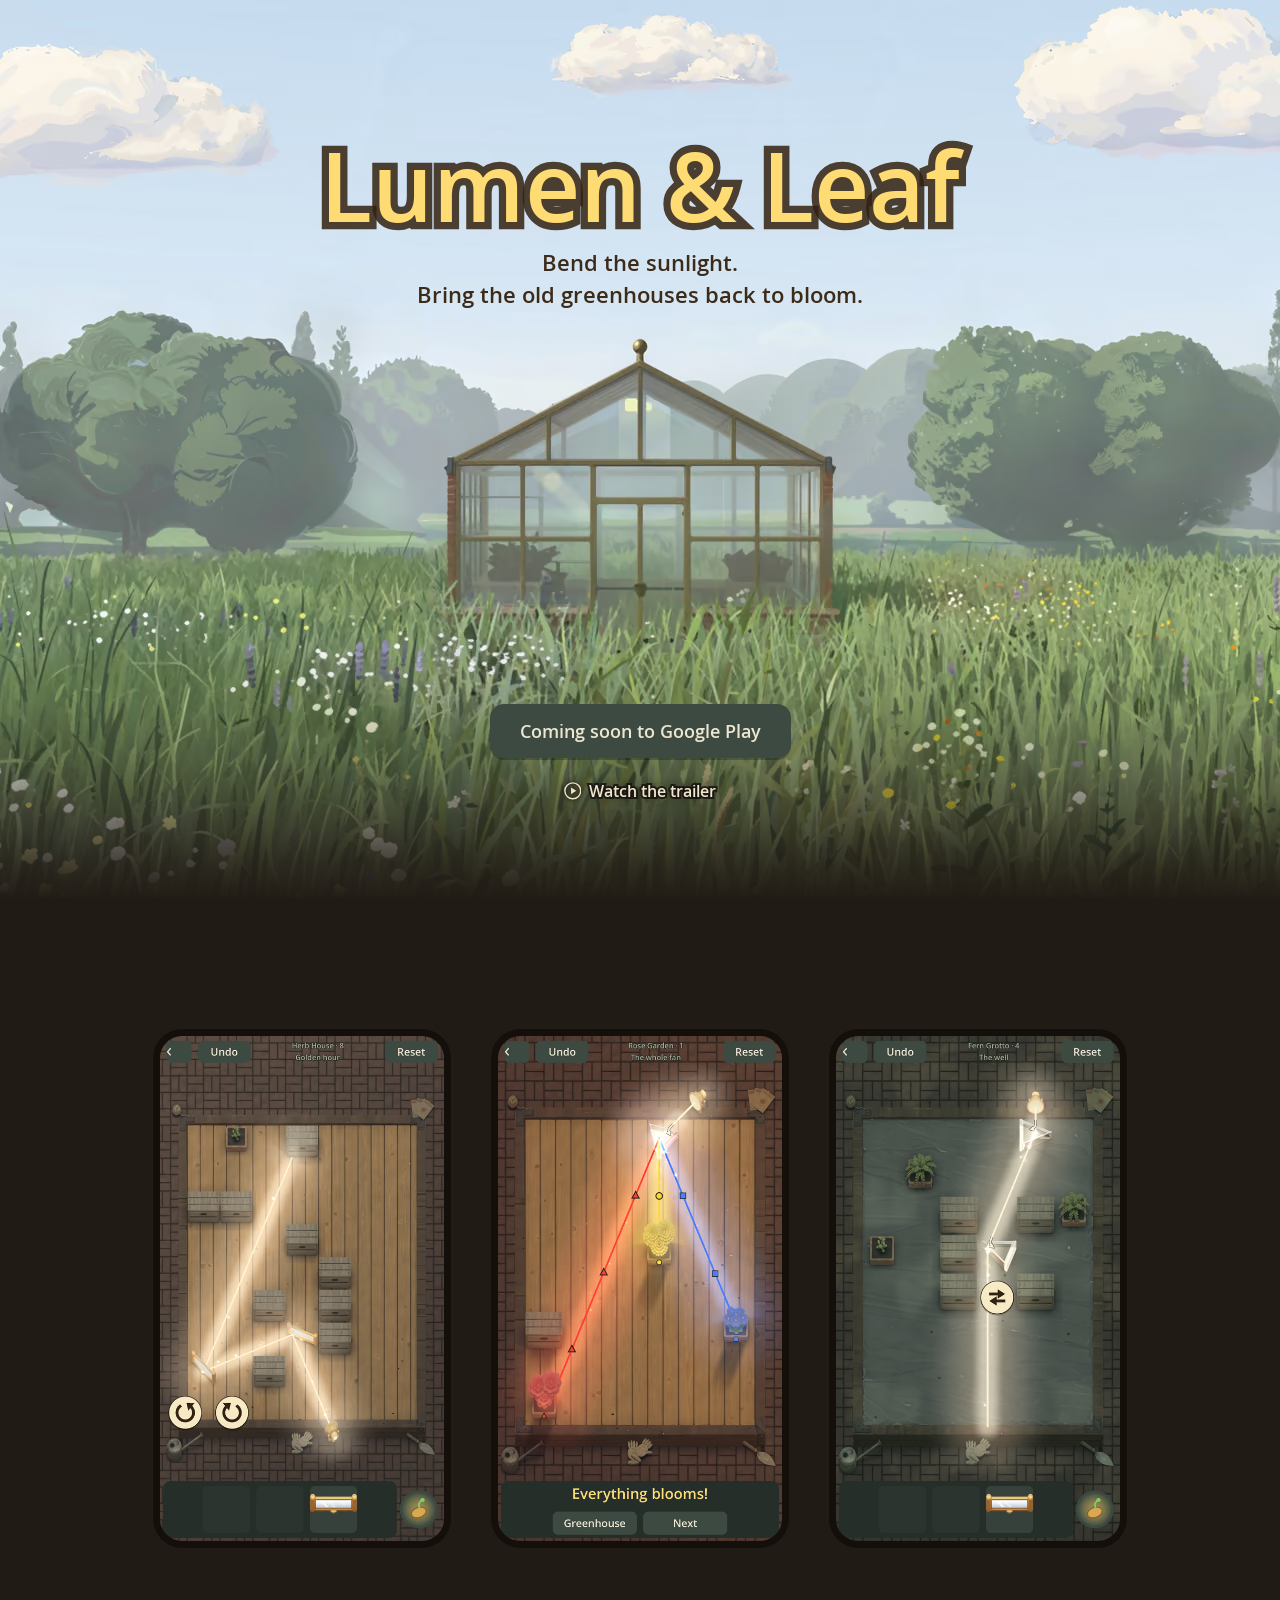
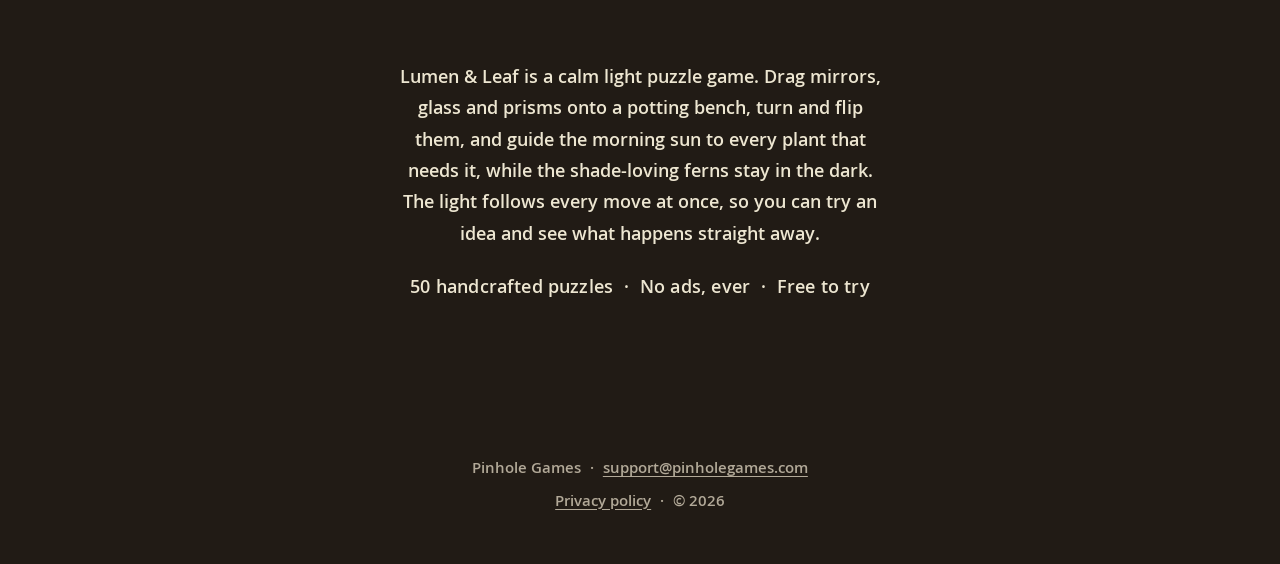
<file: index.html>
<!doctype html>
<html lang="en">
<head>
  <meta charset="utf-8">
  <meta name="viewport" content="width=device-width, initial-scale=1">
  <title>Lumen &amp; Leaf</title>
  <meta name="description" content="Lumen &amp; Leaf: bend sunlight with mirrors, glass and prisms, and bring an old estate's greenhouses back to bloom. 50 handcrafted puzzles for Android phones, free to try, no ads.">
  <link rel="canonical" href="https://pinholegames.com/">
  <link rel="icon" href="/favicon.ico" sizes="any">
  <link rel="icon" href="/assets/favicon-32.png" sizes="32x32" type="image/png">
  <link rel="apple-touch-icon" href="/assets/apple-touch-icon.png">
  <link rel="preload" href="/assets/fonts/open-sans-semibold.woff2" as="font" type="font/woff2" crossorigin>
  <meta name="theme-color" content="#211b15">
  <meta property="og:type" content="website">
  <meta property="og:site_name" content="Pinhole Games">
  <meta property="og:title" content="Lumen &amp; Leaf">
  <meta property="og:description" content="Bend sunlight with mirrors, glass and prisms, and bring an old estate's greenhouses back to bloom.">
  <meta property="og:url" content="https://pinholegames.com/">
  <meta property="og:image" content="https://pinholegames.com/assets/lumen-and-leaf/feature.jpg">
  <style>
    /* Lumen & Leaf's own look: its title painting, its lettering (Open Sans SemiBold, gold with a dark edge) and its
       colours (src/game/palette.gd). One column, the same on a phone and a desktop. */
    @font-face {
      font-family: "Open Sans";
      src: url("/assets/fonts/open-sans-semibold.woff2") format("woff2");
      font-weight: 600;
      font-display: swap;
    }
    :root {
      --ground: #211b15;  /* deep garden soil, the meadow's grass fades into it */
      --frame: #140f0b;
      --button: #3d4a42;
      --text: #ede6d1;
      --muted: #b2a998;
      --gold: #ffdb73;
      --edge: rgba(51, 33, 15, 0.85);
      --brown: #3d2b1a;
      --font: "Open Sans", system-ui, sans-serif;
    }
    * { box-sizing: border-box; }
    html { -webkit-text-size-adjust: 100%; text-size-adjust: 100%; }
    body { margin: 0; background: var(--ground); color: var(--text); font: 600 1.0625rem/1.65 var(--font); }
    img, video { display: block; max-width: 100%; }
    a { color: var(--gold); text-underline-offset: 0.2em; }
    a:focus-visible, button:focus-visible { outline: 3px solid var(--gold); outline-offset: 3px; border-radius: 6px; }

    /* The hero: the painted meadow and its greenhouse across the whole screen, the name over the sky, the button
       over the meadow, as the game's title screen lays them out. */
    .hero { position: relative; height: 100svh; min-height: 560px; overflow: hidden; display: flex;
            flex-direction: column; align-items: center; text-align: center; padding: 0 16px; }
    .hero picture, .hero .art { position: absolute; inset: 0; width: 100%; height: 100%; }
    .hero .art { object-fit: cover; object-position: 50% 22%; }
    @media (min-aspect-ratio: 1/1) { .hero .art { object-position: 50% 40%; } }
    .hero > :not(picture) { position: relative; z-index: 1; }
    /* The meadow's foot fades softly into the soil the page stands on (the ground's colour, eased so no band shows),
       on every screen. */
    .hero::after { content: ""; position: absolute; left: 0; right: 0; bottom: 0; height: 34%; pointer-events: none;
                   background: linear-gradient(to bottom, rgba(33, 27, 21, 0) 0%, rgba(33, 27, 21, 0.04) 18%,
                     rgba(33, 27, 21, 0.14) 36%, rgba(33, 27, 21, 0.32) 54%, rgba(33, 27, 21, 0.58) 72%,
                     rgba(33, 27, 21, 0.84) 88%, rgb(33, 27, 21) 100%); }
    .hero h1 { margin: 15svh 0 0; font: 600 min(6rem, 12vw)/1.05 var(--font); color: var(--gold); white-space: nowrap;
               -webkit-text-stroke: 0.15em var(--edge); paint-order: stroke fill; }
    .tagline { margin: 0.5em 0 0; font-size: min(1.4rem, 4vw); line-height: 1.45; color: var(--brown); white-space: nowrap; }
    .play { margin-top: auto; margin-bottom: 10svh; display: flex; flex-direction: column; align-items: center; gap: 14px; }
    .button { display: inline-block; padding: 16px 30px; border-radius: 14px; background: var(--button); color: var(--text);
              font-size: 1.15rem; line-height: 1.2; box-shadow: 0 2px 0 rgba(0, 0, 0, 0.25); }
    /* Words over the painting get a dark edge, as the game gives its words over painted art. */
    .watch { color: var(--text); font-size: 1rem; text-decoration: none; display: inline-flex; align-items: center;
             gap: 8px; padding: 6px 10px; -webkit-text-stroke: 4px rgba(26, 21, 15, 0.85); paint-order: stroke fill;
             text-shadow: 0 0 10px rgba(26, 21, 15, 0.6); }
    .watch:hover { text-decoration: underline; }
    .watch svg { width: 1.1em; height: 1.1em; filter: drop-shadow(0 0 1.5px rgba(26, 21, 15, 0.95)) drop-shadow(0 0 4px rgba(26, 21, 15, 0.6)); }

    /* Three phone screenshots in simple rounded frames: side by side, or a row to swipe on a narrow screen. */
    .shots { display: flex; justify-content: center; gap: clamp(16px, 3vw, 40px); padding: clamp(72px, 12vw, 128px) 24px 0;
             overflow-x: auto; scroll-snap-type: x mandatory; scrollbar-width: none; }
    .shots::-webkit-scrollbar { display: none; }
    .shots figure { margin: 0; flex: 0 0 auto; width: clamp(200px, 26vw, 300px); scroll-snap-align: center;
                    padding: 8px; border-radius: 30px; background: var(--frame); box-shadow: inset 0 0 0 1px rgba(255, 255, 255, 0.06); }
    .shots img { width: 100%; height: auto; aspect-ratio: 9 / 16; border-radius: 22px; }
    @media (max-width: 720px) {
      .shots { justify-content: flex-start; padding-left: 13vw; padding-right: 13vw; scroll-padding: 0 13vw; }
      .shots figure { width: 74vw; }
    }

    .about { max-width: 34rem; margin: 0 auto; padding: clamp(64px, 10vw, 112px) 24px 0; text-align: center; }
    .about p { margin: 0 0 1.2em; color: var(--text); font-size: 1.12rem; line-height: 1.75; }
    /* Three facts in a list (each read as its own item), dots between them that are drawing only. */
    .facts { list-style: none; margin: 0 0 1.2em; padding: 0; display: flex; flex-wrap: wrap; justify-content: center;
             color: var(--text); font-size: 1.12rem; line-height: 1.75; letter-spacing: 0.01em; }
    .facts li { white-space: nowrap; }
    .facts li + li::before { content: "·"; content: "·" / ""; margin: 0 0.6em; }
    @media (max-width: 560px) {
      .facts { flex-direction: column; align-items: center; }
      .facts li + li::before { content: none; }
    }

    footer { padding: clamp(80px, 12vw, 128px) 24px 48px; text-align: center; color: var(--muted); font-size: 0.92rem; }
    footer p { margin: 0; line-height: 2.2; }
    footer a { color: var(--muted); }
    footer .dot { padding: 0 0.6em; }

    /* The trailer, over the page. */
    dialog { padding: 0; border: 0; background: transparent; max-width: none; max-height: none; overflow: visible; }
    dialog::backdrop { background: rgba(14, 11, 8, 0.88); }
    dialog video { height: min(88svh, 160vw); width: auto; aspect-ratio: 9 / 16; border-radius: 16px; background: #000; }
    .close { position: absolute; top: -14px; right: -14px; width: 44px; height: 44px; border-radius: 50%; border: 0;
             background: var(--button); color: var(--text); font: 600 1.5rem/1 var(--font); cursor: pointer; }
  </style>
</head>
<body>
  <header class="hero">
    <picture>
      <source media="(min-aspect-ratio: 1/1)" type="image/avif" sizes="100vw"
        srcset="/assets/lumen-and-leaf/hero-wide-1600.avif 1600w, /assets/lumen-and-leaf/hero-wide-2560.avif 2560w">
      <source media="(min-aspect-ratio: 1/1)" sizes="100vw"
        srcset="/assets/lumen-and-leaf/hero-wide-1600.jpg 1600w, /assets/lumen-and-leaf/hero-wide-2560.jpg 2560w">
      <source type="image/avif" srcset="/assets/lumen-and-leaf/hero-tall.avif">
      <img class="art" src="/assets/lumen-and-leaf/hero-tall.jpg" width="1080" height="2400" alt="" fetchpriority="high">
    </picture>
    <h1>Lumen &amp; Leaf</h1>
    <p class="tagline">Bend the sunlight.<br>Bring the old greenhouses back to bloom.</p>
    <div class="play">
      <span class="button">Coming soon to Google Play</span>
      <a class="watch" id="watch" href="/assets/lumen-and-leaf/trailer.mp4"><svg viewBox="0 0 20 20" aria-hidden="true"><circle cx="10" cy="10" r="9" fill="none" stroke="currentColor" stroke-width="1.6"/><path d="M8 6.2v7.6l6-3.8z" fill="currentColor"/></svg>Watch the trailer</a>
    </div>
  </header>

  <main>
    <div class="shots">
      <figure>
        <picture>
          <source type="image/avif" srcset="/assets/lumen-and-leaf/shot-herb-house.avif">
          <img src="/assets/lumen-and-leaf/shot-herb-house.jpg" width="540" height="960" loading="lazy"
            alt="A Herb House level: sunlight bounces off mirrors across a wooden potting bench between crates.">
        </picture>
      </figure>
      <figure>
        <picture>
          <source type="image/avif" srcset="/assets/lumen-and-leaf/shot-rose-garden.avif">
          <img src="/assets/lumen-and-leaf/shot-rose-garden.jpg" width="540" height="960" loading="lazy"
            alt="A Rose Garden level: a prism splits the sunlight into red, yellow and blue, each beam reaching a flower of its color.">
        </picture>
      </figure>
      <figure>
        <picture>
          <source type="image/avif" srcset="/assets/lumen-and-leaf/shot-fern-grotto.avif">
          <img src="/assets/lumen-and-leaf/shot-fern-grotto.jpg" width="540" height="960" loading="lazy"
            alt="A Fern Grotto level: light crosses a slate bench through a glass wedge, ferns in the shade.">
        </picture>
      </figure>
    </div>

    <section class="about">
      <p>Lumen &amp; Leaf is a calm light puzzle game. Drag mirrors, glass and prisms onto a potting bench, turn and
        flip them, and guide the morning sun to every plant that needs it, while the shade-loving ferns stay in the
        dark. The light follows every move at once, so you can try an idea and see what happens straight away.</p>
      <ul class="facts"><li>50 handcrafted puzzles</li><li>No ads, ever</li><li>Free to try</li></ul>
    </section>
  </main>

  <footer>
    <p>Pinhole Games<span class="dot">·</span><a href="mailto:support@pinholegames.com">support@pinholegames.com</a></p>
    <p><a href="/lumen-and-leaf/privacy">Privacy policy</a><span class="dot">·</span>© 2026</p>
  </footer>

  <dialog id="trailer" aria-label="Lumen &amp; Leaf trailer">
    <video controls playsinline preload="none" width="1080" height="1920"></video>
    <form method="dialog"><button class="close" aria-label="Close the trailer">×</button></form>
  </dialog>
  <script>
    // Watch the trailer: the video loads only when asked for, plays over the page and stops when it closes.
    // Without this (or a browser without <dialog>), the link opens the video itself.
    (function () {
      var link = document.getElementById("watch");
      var dialog = document.getElementById("trailer");
      var video = dialog.querySelector("video");
      if (!dialog.showModal) return;
      link.addEventListener("click", function (event) {
        event.preventDefault();
        if (!video.getAttribute("src")) {
          video.poster = "/assets/lumen-and-leaf/trailer-poster.jpg";
          video.src = link.href;
        }
        dialog.showModal();
        video.play().catch(function () {});
      });
      dialog.addEventListener("close", function () { video.pause(); });
      dialog.addEventListener("click", function (event) { if (event.target === dialog) dialog.close(); });
    })();
  </script>
</body>
</html>
</file>
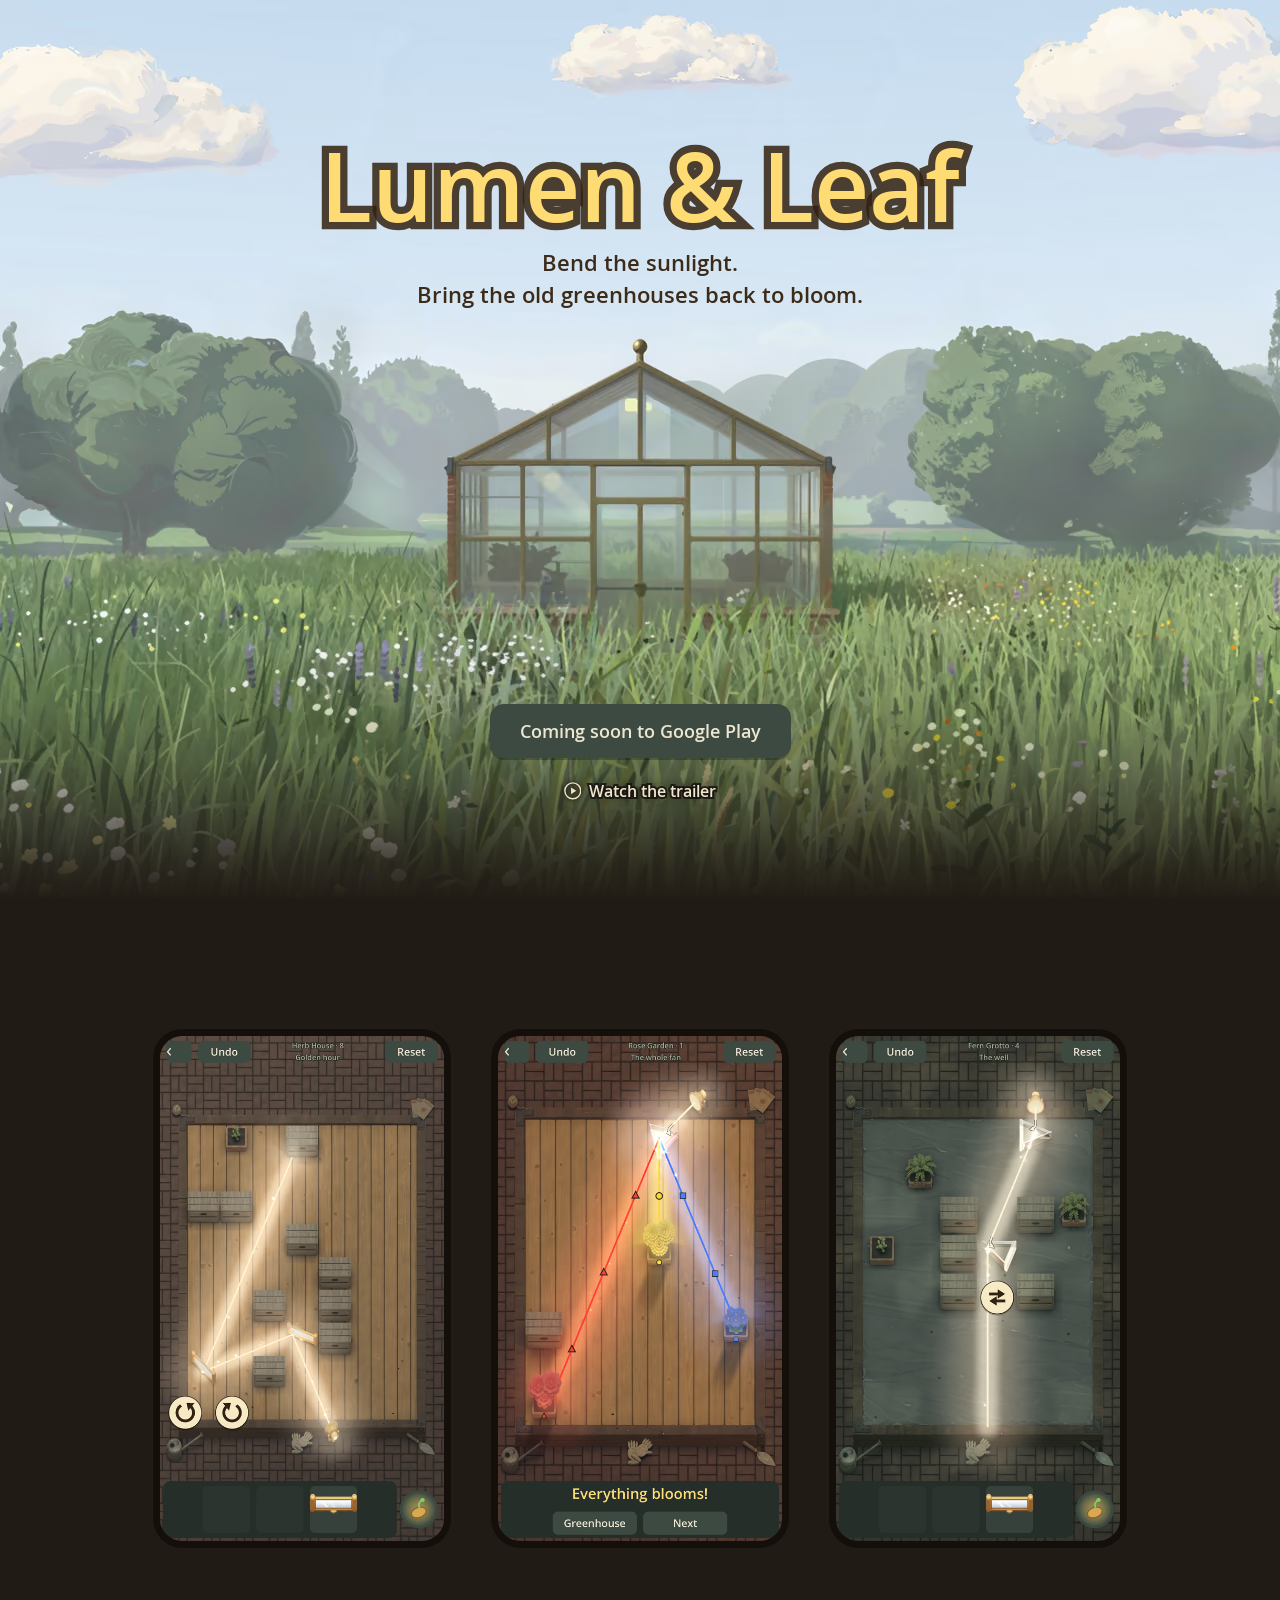
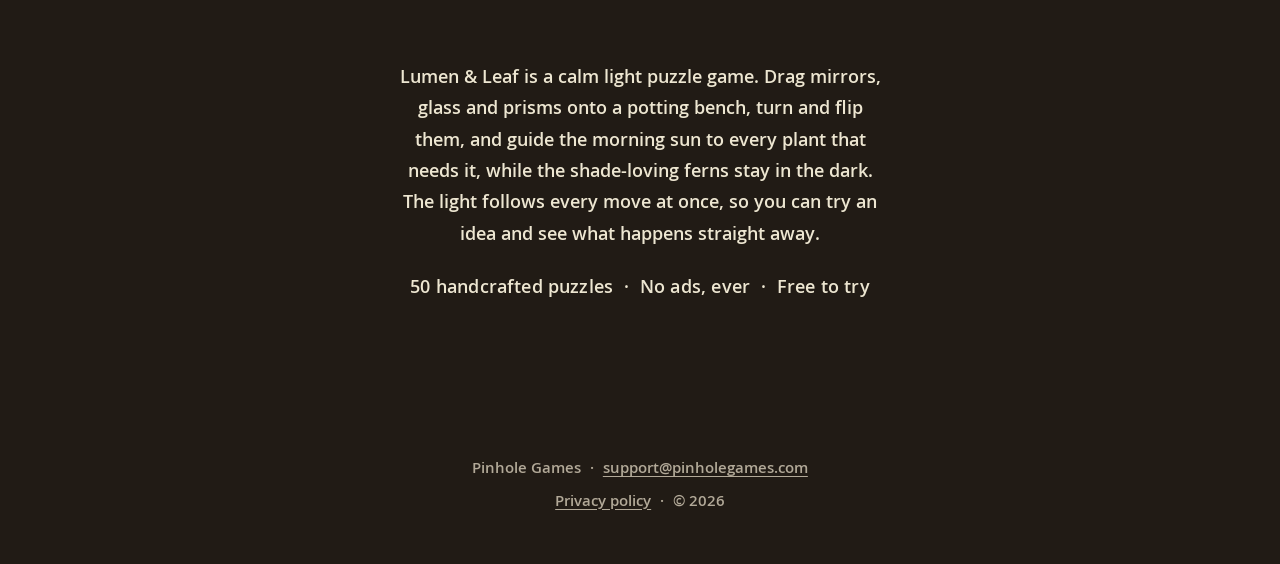
<file: lumen-and-leaf/index.html>
<!doctype html>
<html lang="en">
<head>
  <meta charset="utf-8">
  <meta name="viewport" content="width=device-width, initial-scale=1">
  <title>Lumen &amp; Leaf</title>
  <link rel="canonical" href="https://pinholegames.com/">
  <meta http-equiv="refresh" content="0; url=/">
  <link rel="icon" href="/favicon.ico" sizes="any">
  <link rel="stylesheet" href="/assets/site.css">
</head>
<body class="plain">
  <div class="doc">
    <p>Lumen &amp; Leaf is at <a href="/">pinholegames.com</a>.</p>
  </div>
</body>
</html>
</file>
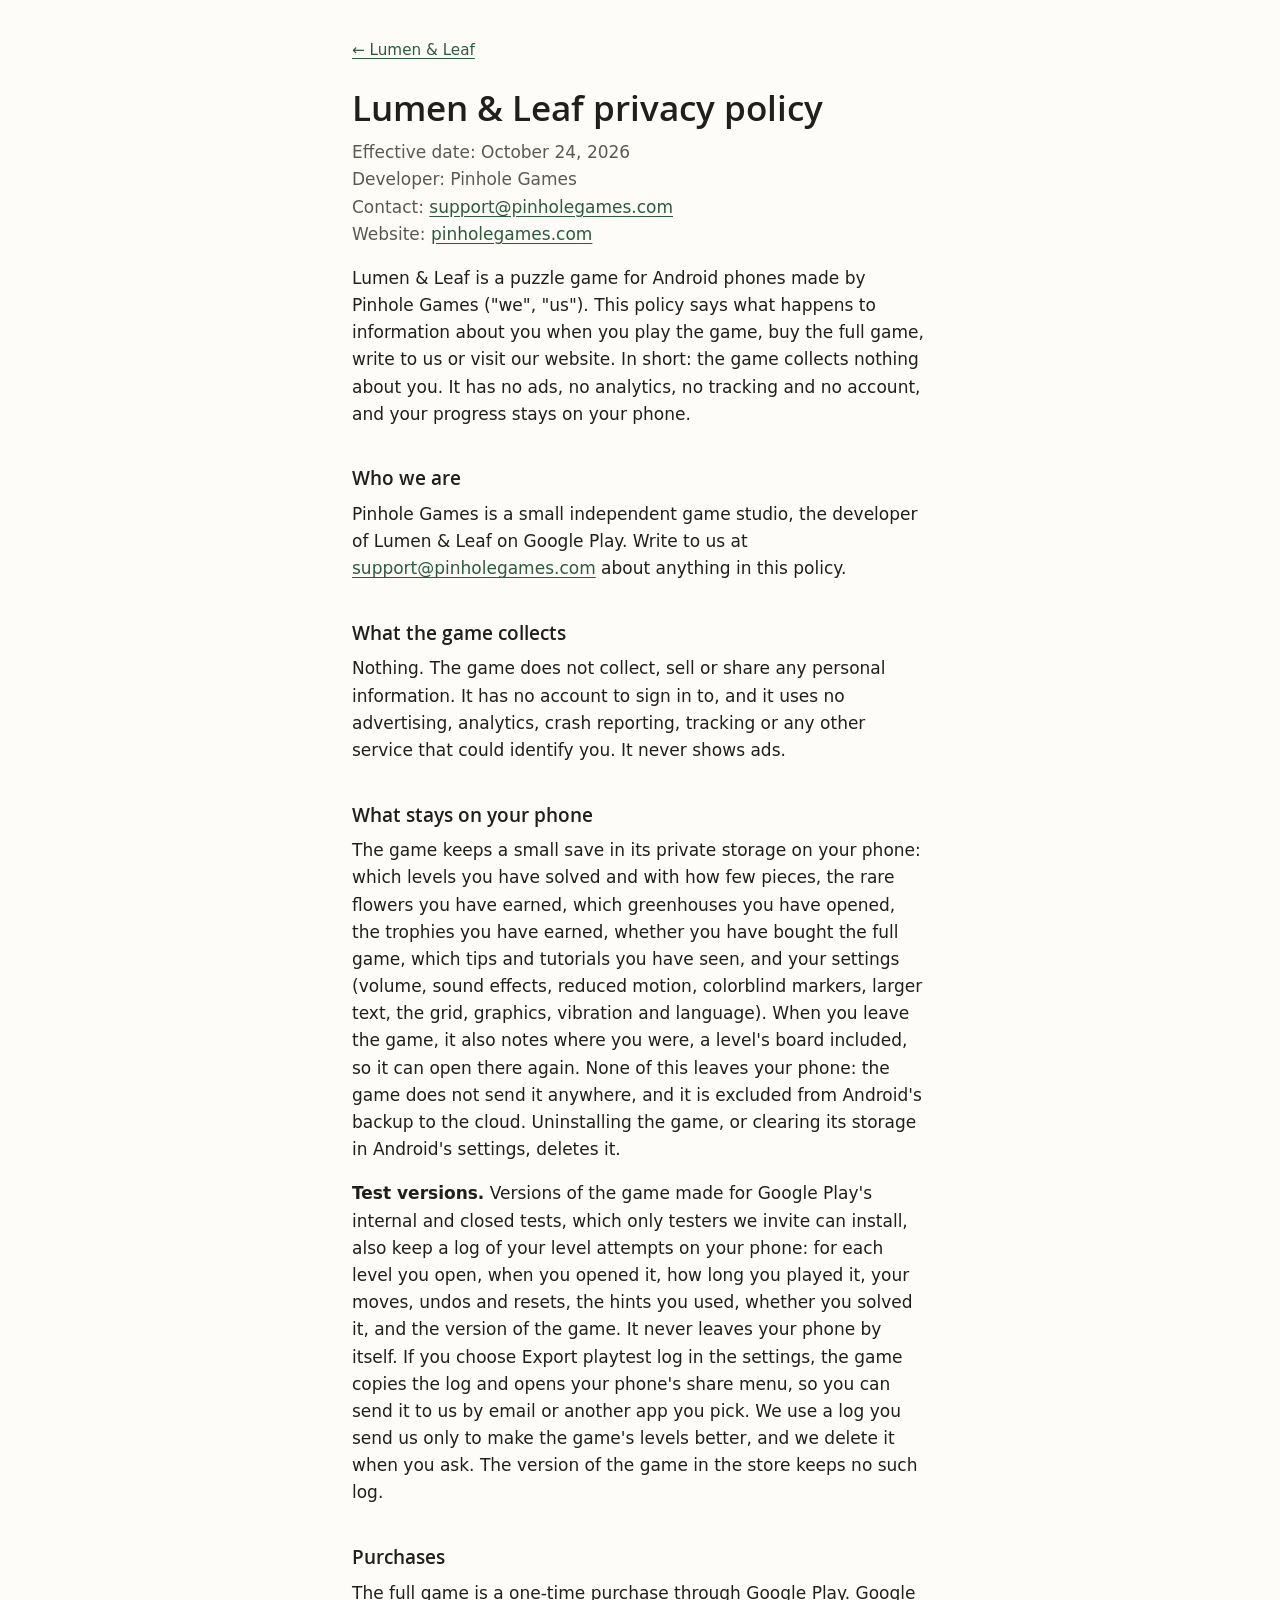
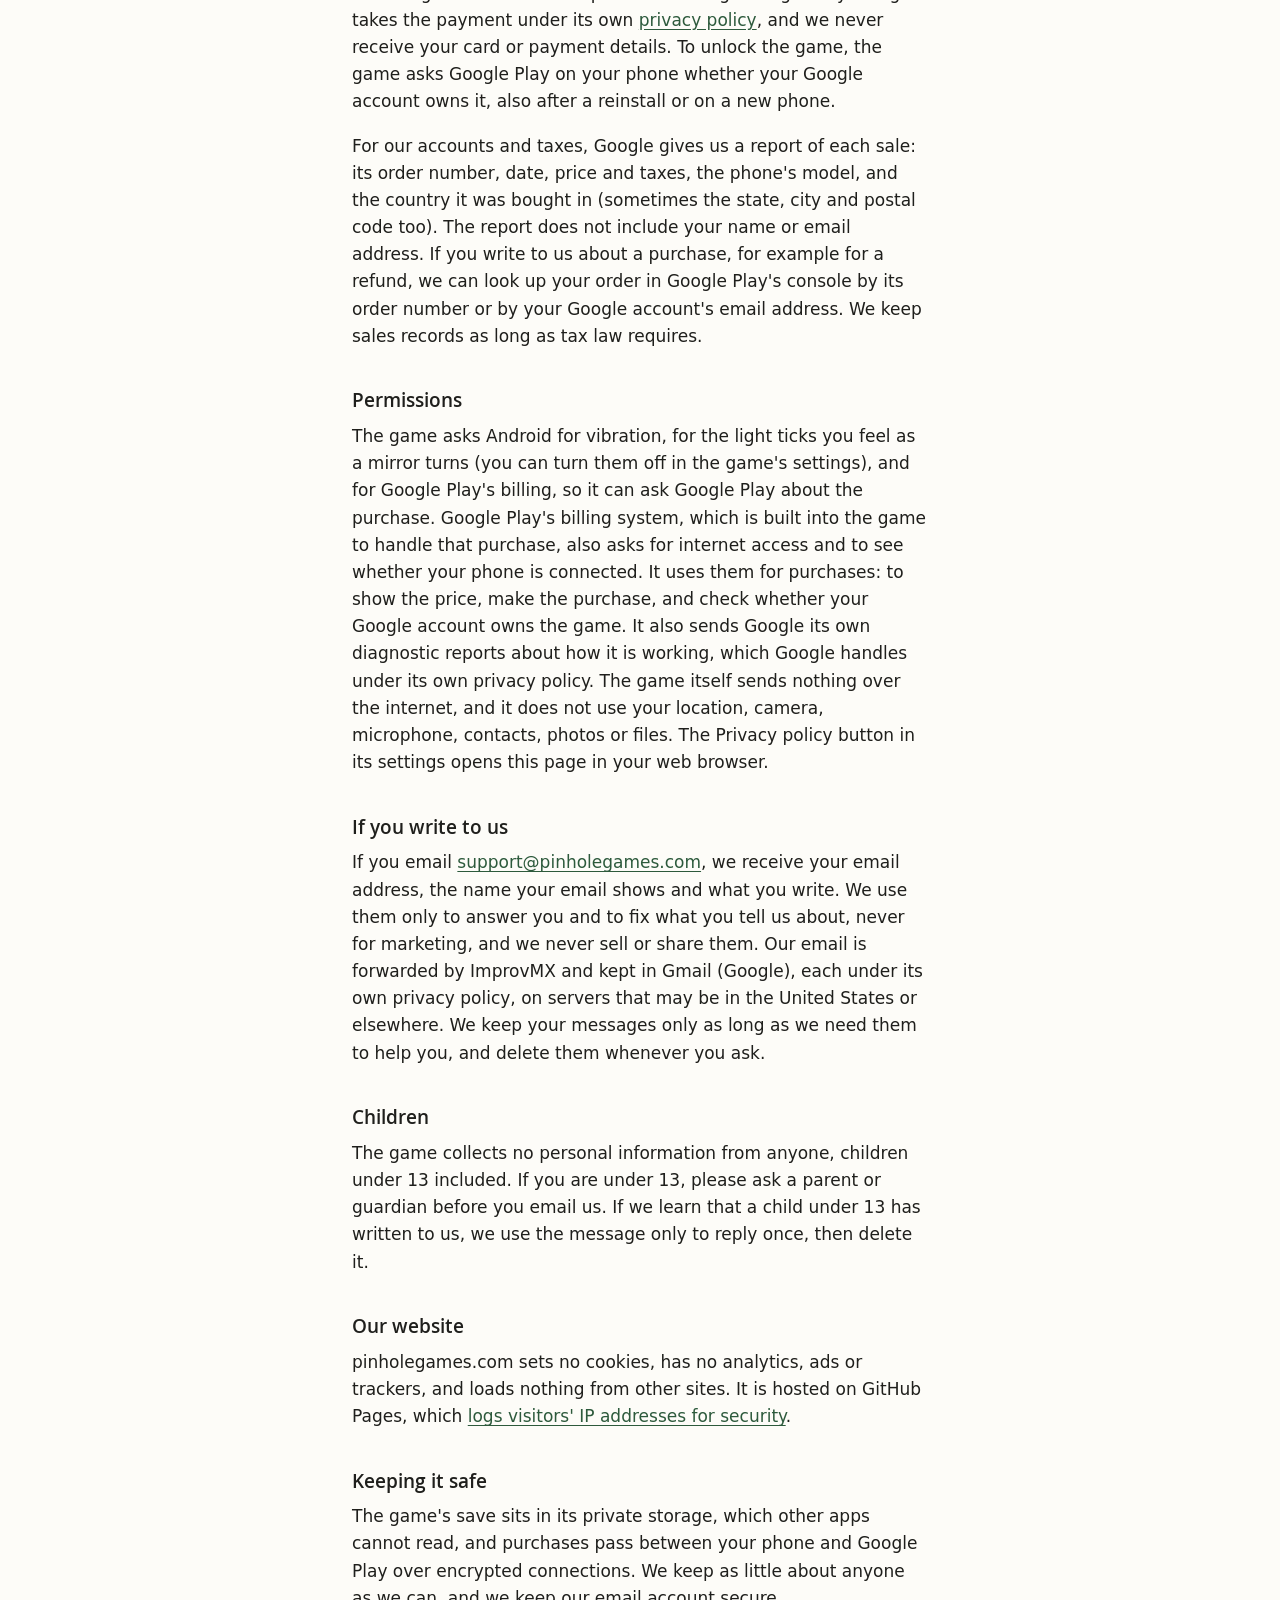
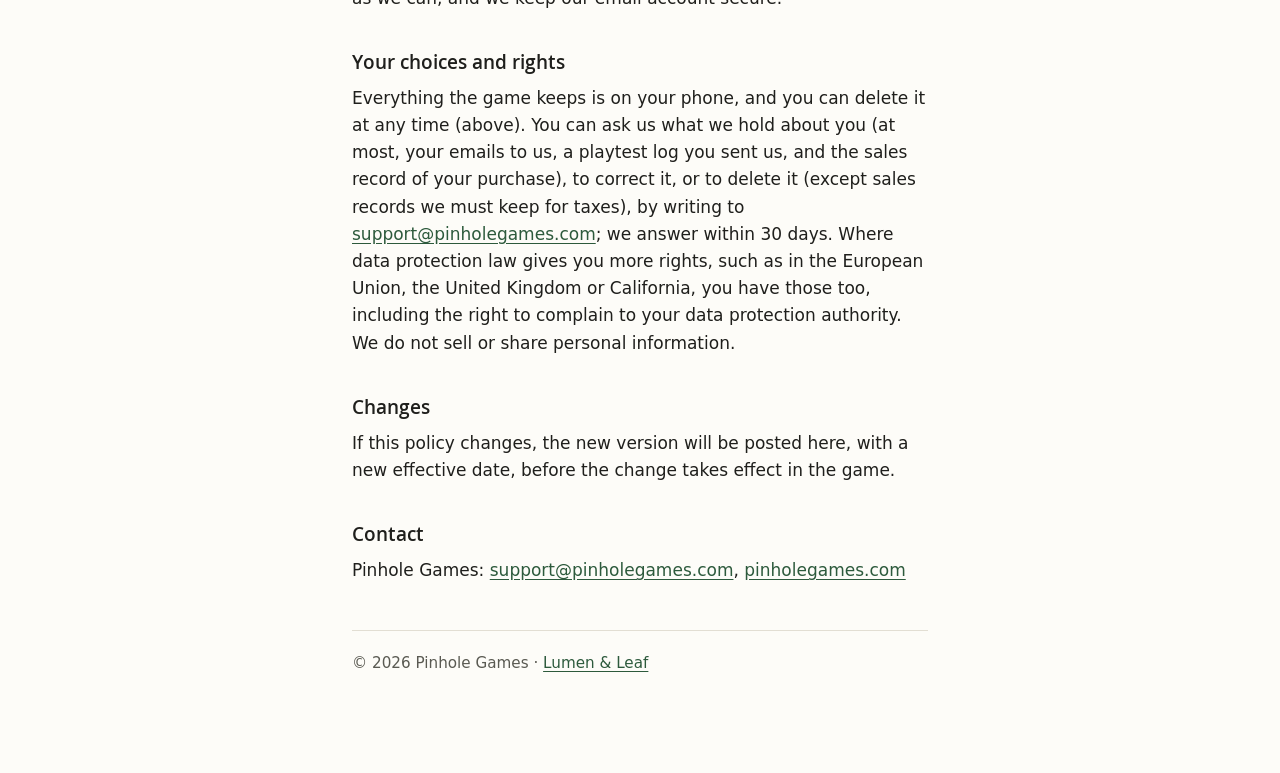
<file: lumen-and-leaf/privacy.html>
<!doctype html>
<html lang="en">
<head>
  <meta charset="utf-8">
  <meta name="viewport" content="width=device-width, initial-scale=1">
  <title>Lumen &amp; Leaf privacy policy</title>
  <meta name="description" content="The privacy policy of Lumen &amp; Leaf, a puzzle game for Android by Pinhole Games: the game collects nothing about you.">
  <link rel="canonical" href="https://pinholegames.com/lumen-and-leaf/privacy">
  <link rel="icon" href="/favicon.ico" sizes="any">
  <link rel="icon" href="/assets/favicon-32.png" sizes="32x32" type="image/png">
  <link rel="stylesheet" href="/assets/site.css">
</head>
<body class="plain">
  <main class="doc">
      <a class="back" href="/">← Lumen &amp; Leaf</a>
      <h1>Lumen &amp; Leaf privacy policy</h1>
      <p class="meta">Effective date: October 24, 2026<br>
        Developer: Pinhole Games<br>
        Contact: <a href="mailto:support@pinholegames.com">support@pinholegames.com</a><br>
        Website: <a href="https://pinholegames.com">pinholegames.com</a></p>

      <p>Lumen &amp; Leaf is a puzzle game for Android phones made by Pinhole Games ("we", "us"). This policy
          says what happens to information about you when you play the game, buy the full game, write to us or
          visit our website. In short: the game collects nothing about you. It has no ads, no analytics, no
          tracking and no account, and your progress stays on your phone.</p>

      <h2>Who we are</h2>
      <p>Pinhole Games is a small independent game studio, the developer of Lumen &amp; Leaf on Google Play.
        Write to us at <a href="mailto:support@pinholegames.com">support@pinholegames.com</a> about anything in
        this policy.</p>

      <h2>What the game collects</h2>
      <p>Nothing. The game does not collect, sell or share any personal information. It has no account to sign
        in to, and it uses no advertising, analytics, crash reporting, tracking or any other service that could
        identify you. It never shows ads.</p>

      <h2>What stays on your phone</h2>
      <p>The game keeps a small save in its private storage on your phone: which levels you have solved and
        with how few pieces, the rare flowers you have earned, which greenhouses you have opened, the trophies
        you have earned, whether you have bought the full game, which tips and tutorials you have seen, and your
        settings (volume, sound effects, reduced motion, colorblind markers, larger text, the grid, graphics,
        vibration and language). When you leave the game, it also notes where you were, a level's board
        included, so it can open there again. None of this leaves your phone: the game does not send it
        anywhere, and it is excluded from Android's backup to the cloud. Uninstalling the game, or clearing its
        storage in Android's settings, deletes it.</p>
      <p><strong>Test versions.</strong> Versions of the game made for Google Play's internal and closed tests,
        which only testers we invite can install, also keep a log of your level attempts on your phone: for each
        level you open, when you opened it, how long you played it, your moves, undos and resets, the hints you
        used, whether you solved it, and the version of the game. It never leaves your phone by itself. If you
        choose Export playtest log in the settings, the game copies the log and opens your phone's share menu,
        so you can send it to us by email or another app you pick. We use a log you send us only to make the
        game's levels better, and we delete it when you ask. The version of the game in the store keeps no such
        log.</p>

      <h2>Purchases</h2>
      <p>The full game is a one-time purchase through Google Play. Google takes the payment under its own
        <a href="https://policies.google.com/privacy">privacy policy</a>, and we never receive your card or
        payment details. To unlock the game, the game asks Google Play on your phone whether your Google account
        owns it, also after a reinstall or on a new phone.</p>
      <p>For our accounts and taxes, Google gives us a report of each sale: its order number, date, price and
        taxes, the phone's model, and the country it was bought in (sometimes the state, city and postal code
        too). The report does not include your name or email address. If you write to us about a purchase, for
        example for a refund, we can look up your order in Google Play's console by its order number or by your
        Google account's email address. We keep sales records as long as tax law requires.</p>

      <h2>Permissions</h2>
      <p>The game asks Android for vibration, for the light ticks you feel as a mirror turns (you can turn them
        off in the game's settings), and for Google Play's billing, so it can ask Google Play about the
        purchase. Google Play's billing system, which is built into the game to handle that purchase, also asks
        for internet access and to see whether your phone is connected. It uses them for purchases: to show the
        price, make the purchase, and check whether your Google account owns the game. It also sends Google its
        own diagnostic reports about how it is working, which Google handles under its own privacy policy. The
        game itself sends nothing over the internet, and it does not use your location, camera, microphone,
        contacts, photos or files. The Privacy policy button in its settings opens this page in your web
        browser.</p>

      <h2>If you write to us</h2>
      <p>If you email <a href="mailto:support@pinholegames.com">support@pinholegames.com</a>, we receive your
        email address, the name your email shows and what you write. We use them only to answer you and to fix
        what you tell us about, never for marketing, and we never sell or share them. Our email is forwarded by
        ImprovMX and kept in Gmail (Google), each under its own privacy policy, on servers that may be in the
        United States or elsewhere. We keep your messages only as long as we need them to help you, and delete
        them whenever you ask.</p>

      <h2>Children</h2>
      <p>The game collects no personal information from anyone, children under 13 included. If you are under
        13, please ask a parent or guardian before you email us. If we learn that a child under 13 has written to
        us, we use the message only to reply once, then delete it.</p>

      <h2>Our website</h2>
      <p>pinholegames.com sets no cookies, has no analytics, ads or trackers, and loads nothing from other
        sites. It is hosted on GitHub Pages, which
        <a href="https://docs.github.com/en/pages/getting-started-with-github-pages/what-is-github-pages#data-collection">logs
        visitors' IP addresses for security</a>.</p>

      <h2>Keeping it safe</h2>
      <p>The game's save sits in its private storage, which other apps cannot read, and purchases pass between
        your phone and Google Play over encrypted connections. We keep as little about anyone as we can, and we
        keep our email account secure.</p>

      <h2>Your choices and rights</h2>
      <p>Everything the game keeps is on your phone, and you can delete it at any time (above). You can ask us
        what we hold about you (at most, your emails to us, a playtest log you sent us, and the sales record of
        your purchase), to correct it, or to delete it (except sales records we must keep for taxes), by writing
        to <a href="mailto:support@pinholegames.com">support@pinholegames.com</a>; we answer within 30 days. Where
        data protection law gives you more rights, such as in the European Union, the United Kingdom or
        California, you have those too, including the right to complain to your data protection authority. We
        do not sell or share personal information.</p>

      <h2>Changes</h2>
      <p>If this policy changes, the new version will be posted here, with a new effective date, before the
        change takes effect in the game.</p>

      <h2>Contact</h2>
      <p>Pinhole Games: <a href="mailto:support@pinholegames.com">support@pinholegames.com</a>,
        <a href="https://pinholegames.com">pinholegames.com</a></p>
      <footer class="site-footer">
        <p>© 2026 Pinhole Games · <a href="/">Lumen &amp; Leaf</a></p>
      </footer>
  </main>
</body>
</html>
</file>
<file: assets/site.css>
/* pinholegames.com's plain pages: the privacy policy, the 404 and the old game address's redirect. The home page
   (index.html) carries its own styles. No scripts, nothing loaded from another site. */

@font-face {
  font-family: "Open Sans";
  src: url("/assets/fonts/open-sans-semibold.woff2") format("woff2");
  font-weight: 600;
  font-style: normal;
  font-display: swap;
}

:root {
  --ground: #1b201d;
  --tray: #262e2a;
  --text: #ede6d1;
  --muted: #a6b0a1;
  --gold: #ffdb73;
  --edge: rgba(51, 33, 15, 0.85);
  --brown: #3d2b1a;
  --rule: #34403a;
  --game: "Open Sans", system-ui, sans-serif;
  --body: system-ui, -apple-system, "Segoe UI", Roboto, "Noto Sans", Arial, sans-serif;
  --gutter: clamp(16px, 5vw, 48px);
}

* { box-sizing: border-box; }
html { -webkit-text-size-adjust: 100%; text-size-adjust: 100%; }
body { margin: 0; background: var(--ground); color: var(--text); font: 1.0625rem/1.6 var(--body); }
img { display: block; max-width: 100%; height: auto; }
a { color: var(--gold); text-underline-offset: 0.18em; }
a:focus-visible { outline: 3px solid var(--gold); outline-offset: 3px; }
h2 { font: 600 1.3rem/1.3 var(--game); margin: 2.4em 0 0.7em; color: var(--text); }
p, ul { margin: 0 0 1em; }
ul { padding-left: 1.1em; }
li { margin-bottom: 0.5em; }

.site-footer { border-top: 1px solid var(--rule); margin-top: 3em; padding: 20px 0 36px; color: var(--muted); font-size: 0.95rem; }
.site-footer p { margin: 0 0 0.4em; }

/* Plain pages: the privacy policy and the 404. */
body.plain { background: #fdfcf8; color: #1f1f1c; }
body.plain a { color: #2d5a3c; }
body.plain a:focus-visible { outline-color: #2d5a3c; }
body.plain h1 { font: 600 clamp(1.7rem, 5vw, 2.2rem)/1.2 var(--game); margin: 0.4em 0 0.3em; }
body.plain h2 { color: inherit; font-size: 1.2rem; margin: 2em 0 0.5em; }
body.plain .doc { max-width: 42rem; margin: 0 auto; padding: 28px var(--gutter) 56px; }
body.plain .meta { color: #5a5a52; }
body.plain .back { display: inline-block; padding: 10px 0; font-size: 0.95rem; }
body.plain .site-footer { border-color: #e2ded3; color: #5a5a52; }
@media (prefers-color-scheme: dark) {
  body.plain { background: var(--ground); color: var(--text); }
  body.plain a { color: var(--gold); }
  body.plain a:focus-visible { outline-color: var(--gold); }
  body.plain .meta, body.plain .site-footer { color: var(--muted); }
  body.plain .site-footer { border-color: var(--rule); }
}
</file>
